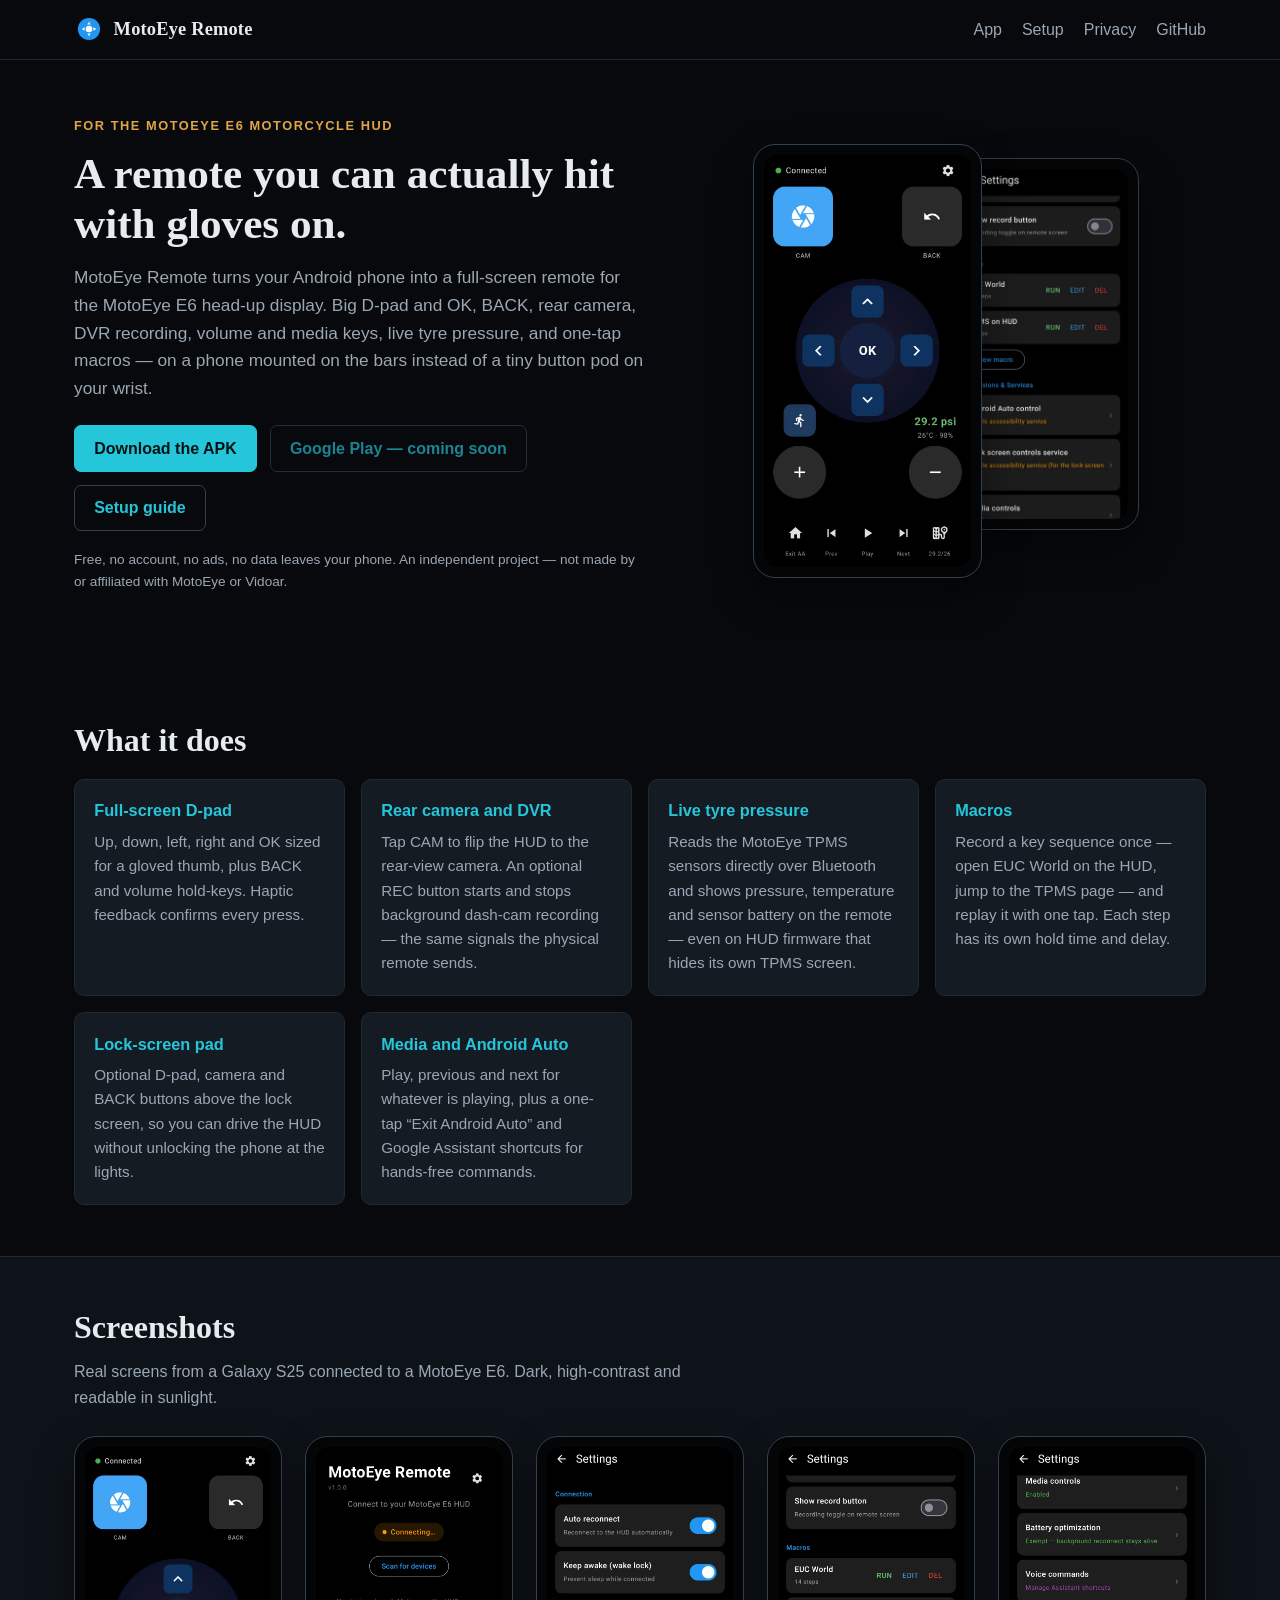
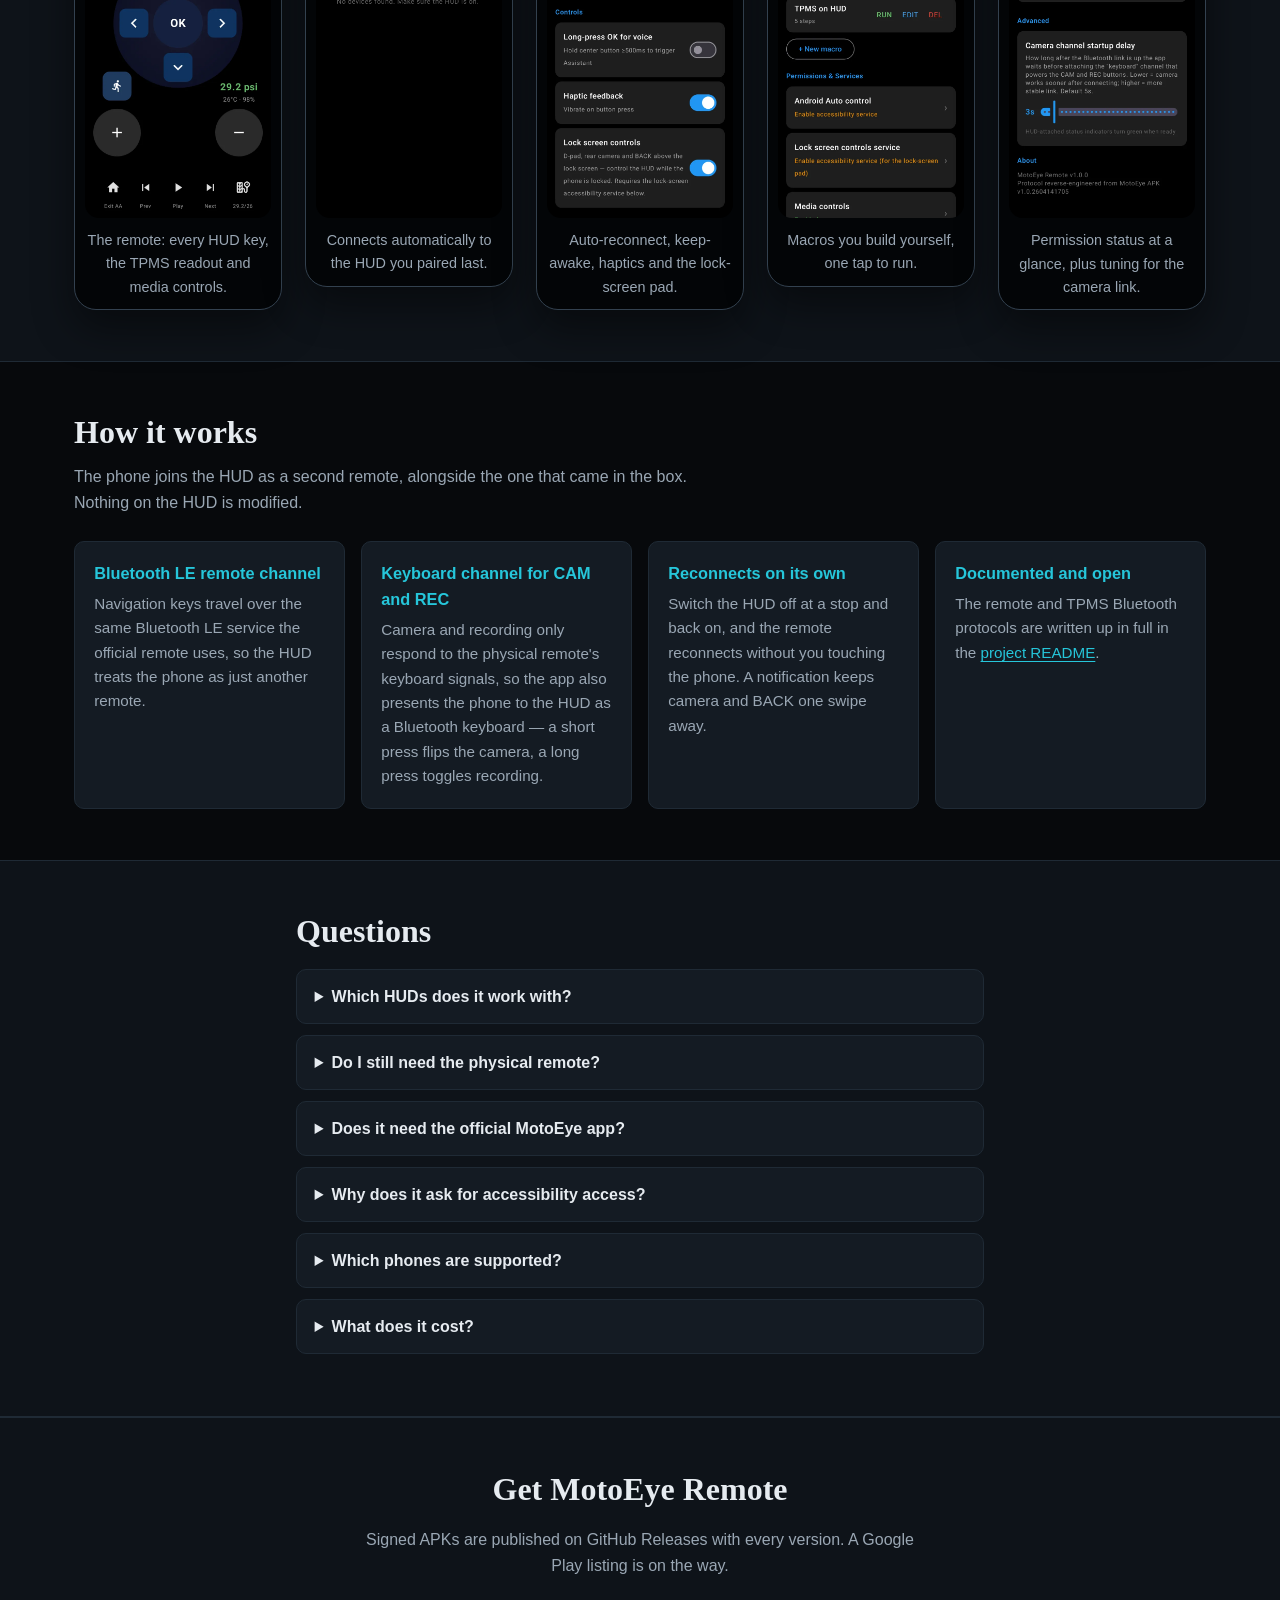
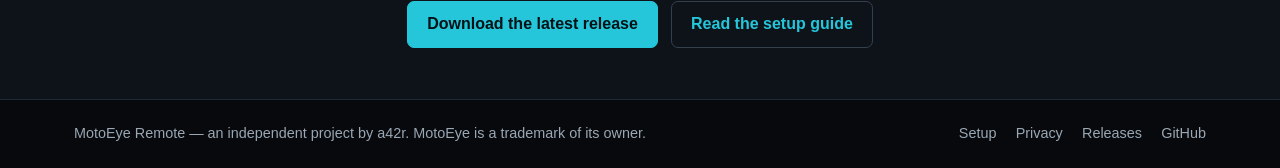
<file: website/index.html>
<!DOCTYPE html>
<html lang="en">
<head>
<meta charset="utf-8">
<meta name="viewport" content="width=device-width, initial-scale=1">
<title>MotoEye Remote — full-screen phone remote for the MotoEye E6 HUD</title>
<meta name="description" content="Free Android remote for the MotoEye E6 motorcycle HUD. A big, glove-friendly D-pad plus rear camera, DVR, live tyre pressure (TPMS), media keys and macros.">
<link rel="canonical" href="https://motoeye-remote.a42r.com/">
<meta name="theme-color" content="#07090c">
<meta property="og:type" content="website">
<meta property="og:site_name" content="MotoEye Remote">
<meta property="og:locale" content="en_AU">
<meta property="og:title" content="MotoEye Remote — full-screen phone remote for the MotoEye E6 HUD">
<meta property="og:description" content="Turn your phone into a big, glove-friendly remote for the MotoEye E6 motorcycle HUD: D-pad, rear camera, DVR, live TPMS, media keys and macros.">
<meta property="og:url" content="https://motoeye-remote.a42r.com/">
<meta property="og:image" content="https://motoeye-remote.a42r.com/images/og-image.jpg">
<meta property="og:image:width" content="1200">
<meta property="og:image:height" content="630">
<meta property="og:image:alt" content="MotoEye Remote app icon beside the connected remote screen with D-pad, camera button and a 29.2 psi tyre pressure readout.">
<meta name="twitter:card" content="summary_large_image">
<link rel="icon" href="favicon.ico" sizes="16x16 32x32 48x48">
<link rel="icon" href="favicon.svg" type="image/svg+xml">
<link rel="apple-touch-icon" href="apple-touch-icon.png">
<link rel="manifest" href="site.webmanifest">
<link rel="preload" as="image" href="images/remote.webp" type="image/webp">
<script type="application/ld+json">
{
  "@context": "https://schema.org",
  "@graph": [
    {
      "@type": "WebSite",
      "@id": "https://motoeye-remote.a42r.com/#website",
      "url": "https://motoeye-remote.a42r.com/",
      "name": "MotoEye Remote",
      "inLanguage": "en-AU",
      "publisher": { "@id": "https://www.a42r.com/#person" }
    },
    {
      "@type": "Person",
      "@id": "https://www.a42r.com/#person",
      "name": "Phil Gersekowski",
      "url": "https://www.a42r.com/"
    },
    {
      "@type": "MobileApplication",
      "@id": "https://motoeye-remote.a42r.com/#app",
      "name": "MotoEye Remote",
      "operatingSystem": "Android 8.0 or later",
      "applicationCategory": "UtilitiesApplication",
      "description": "Full-screen, glove-friendly Android remote for the MotoEye E6 motorcycle HUD: D-pad and OK, BACK, rear camera, DVR recording, volume, media keys, live tyre pressure (TPMS) and key macros.",
      "url": "https://motoeye-remote.a42r.com/",
      "image": "https://motoeye-remote.a42r.com/images/icon-512.png",
      "screenshot": [
        "https://motoeye-remote.a42r.com/images/remote.webp",
        "https://motoeye-remote.a42r.com/images/settings-macros.webp",
        "https://motoeye-remote.a42r.com/images/settings-controls.webp"
      ],
      "softwareVersion": "1.1.0",
      "downloadUrl": "https://github.com/githuba42r/MotoEyeRemote/releases/latest",
      "isAccessibleForFree": true,
      "offers": { "@type": "Offer", "price": "0", "priceCurrency": "AUD" },
      "author": { "@id": "https://www.a42r.com/#person" },
      "sameAs": ["https://github.com/githuba42r/MotoEyeRemote"]
    }
  ]
}
</script>
<link rel="stylesheet" href="styles.css">
</head>
<body>
<a class="skip-link" href="#main">Skip to content</a>

<header class="site-head">
  <div class="wrap head-row">
    <a class="brand" href="/" aria-label="MotoEye Remote home">
      <img class="brand-mark" src="images/logo.svg" alt="" width="30" height="30">
      <span class="brand-name">MotoEye Remote</span>
    </a>
    <nav class="head-nav" aria-label="Main">
      <a href="/" aria-current="page">App</a>
      <a href="/setup">Setup</a>
      <a href="/privacy">Privacy</a>
      <a href="https://github.com/githuba42r/MotoEyeRemote">GitHub</a>
    </nav>
  </div>
</header>

<main id="main">

  <section class="hero">
    <div class="wrap hero-grid">
      <div class="hero-copy">
        <p class="kicker">For the MotoEye E6 motorcycle HUD</p>
        <h1>A remote you can actually hit with gloves on.</h1>
        <p class="lede">MotoEye Remote turns your Android phone into a full-screen
        remote for the MotoEye E6 head-up display. Big D-pad and OK, BACK, rear
        camera, DVR recording, volume and media keys, live tyre pressure, and
        one-tap macros — on a phone mounted on the bars instead of a tiny button
        pod on your wrist.</p>
        <div class="cta-row">
          <a class="btn" href="https://github.com/githuba42r/MotoEyeRemote/releases/latest">Download the APK</a>
          <span class="btn btn-ghost btn-soon" aria-disabled="true">Google Play — coming soon</span>
          <a class="btn btn-ghost" href="/setup">Setup guide</a>
        </div>
        <p class="unofficial">Free, no account, no ads, no data leaves your phone.
        An independent project — not made by or affiliated with MotoEye or Vidoar.</p>
      </div>
      <div class="hero-shots">
        <figure class="frame phone">
          <img src="images/remote.webp" alt="MotoEye Remote connected to the HUD: large CAM and BACK buttons, a circular D-pad with OK, volume plus and minus, media keys and a live tyre pressure readout of 29.2 psi at 26 °C." width="720" height="1433" fetchpriority="high">
        </figure>
        <figure class="frame phone phone-behind">
          <img src="images/settings-macros.webp" alt="Settings screen listing saved macros such as EUC World and TPMS on HUD, each with Run, Edit and Delete buttons." width="720" height="1433">
        </figure>
      </div>
    </div>
  </section>

  <section id="features" class="band">
    <div class="wrap">
      <h2>What it does</h2>
      <div class="feature-grid">
        <article class="card">
          <h3>Full-screen D-pad</h3>
          <p>Up, down, left, right and OK sized for a gloved thumb, plus BACK and
          volume hold-keys. Haptic feedback confirms every press.</p>
        </article>
        <article class="card">
          <h3>Rear camera and DVR</h3>
          <p>Tap CAM to flip the HUD to the rear-view camera. An optional REC
          button starts and stops background dash-cam recording — the same
          signals the physical remote sends.</p>
        </article>
        <article class="card">
          <h3>Live tyre pressure</h3>
          <p>Reads the MotoEye TPMS sensors directly over Bluetooth and shows
          pressure, temperature and sensor battery on the remote — even on HUD
          firmware that hides its own TPMS screen.</p>
        </article>
        <article class="card">
          <h3>Macros</h3>
          <p>Record a key sequence once — open EUC World on the HUD, jump to the
          TPMS page — and replay it with one tap. Each step has its own hold time
          and delay.</p>
        </article>
        <article class="card">
          <h3>Lock-screen pad</h3>
          <p>Optional D-pad, camera and BACK buttons above the lock screen, so you
          can drive the HUD without unlocking the phone at the lights.</p>
        </article>
        <article class="card">
          <h3>Media and Android Auto</h3>
          <p>Play, previous and next for whatever is playing, plus a one-tap
          “Exit Android Auto” and Google Assistant shortcuts for hands-free
          commands.</p>
        </article>
      </div>
    </div>
  </section>

  <section class="band band-alt">
    <div class="wrap">
      <h2 id="screens">Screenshots</h2>
      <p class="section-lede">Real screens from a Galaxy S25 connected to a
      MotoEye E6. Dark, high-contrast and readable in sunlight.</p>
      <div class="shot-row">
        <figure class="frame phone">
          <img src="images/remote.webp" alt="Main remote screen with CAM, BACK, D-pad, OK, volume, media keys and a tyre pressure readout." width="720" height="1433" loading="lazy" decoding="async">
          <figcaption>The remote: every HUD key, the TPMS readout and media controls.</figcaption>
        </figure>
        <figure class="frame phone">
          <img src="images/connect.webp" alt="Connect screen showing MotoEye Remote v1.0.0, a Connecting status and a Scan for devices button." width="720" height="1433" loading="lazy" decoding="async">
          <figcaption>Connects automatically to the HUD you paired last.</figcaption>
        </figure>
        <figure class="frame phone">
          <img src="images/settings-controls.webp" alt="Settings: auto reconnect, keep awake, long-press OK for voice, haptic feedback and lock screen controls toggles." width="720" height="1433" loading="lazy" decoding="async">
          <figcaption>Auto-reconnect, keep-awake, haptics and the lock-screen pad.</figcaption>
        </figure>
        <figure class="frame phone">
          <img src="images/settings-macros.webp" alt="Macro list with Run, Edit and Delete for each macro and a New macro button, above the permissions section." width="720" height="1433" loading="lazy" decoding="async">
          <figcaption>Macros you build yourself, one tap to run.</figcaption>
        </figure>
        <figure class="frame phone">
          <img src="images/settings-services.webp" alt="Settings for media controls, battery optimisation exemption, voice commands and the camera channel startup delay slider." width="720" height="1433" loading="lazy" decoding="async">
          <figcaption>Permission status at a glance, plus tuning for the camera link.</figcaption>
        </figure>
      </div>
    </div>
  </section>

  <section class="band">
    <div class="wrap">
      <h2>How it works</h2>
      <p class="section-lede">The phone joins the HUD as a second remote,
      alongside the one that came in the box. Nothing on the HUD is modified.</p>
      <div class="feature-grid">
        <article class="card">
          <h3>Bluetooth LE remote channel</h3>
          <p>Navigation keys travel over the same Bluetooth LE service the
          official remote uses, so the HUD treats the phone as just another
          remote.</p>
        </article>
        <article class="card">
          <h3>Keyboard channel for CAM and REC</h3>
          <p>Camera and recording only respond to the physical remote's keyboard
          signals, so the app also presents the phone to the HUD as a Bluetooth
          keyboard — a short press flips the camera, a long press toggles
          recording.</p>
        </article>
        <article class="card">
          <h3>Reconnects on its own</h3>
          <p>Switch the HUD off at a stop and back on, and the remote reconnects
          without you touching the phone. A notification keeps camera and BACK
          one swipe away.</p>
        </article>
        <article class="card">
          <h3>Documented and open</h3>
          <p>The remote and TPMS Bluetooth protocols are written up in full in the
          <a href="https://github.com/githuba42r/MotoEyeRemote#reconstructing-the-remote-protocol">project README</a>.</p>
        </article>
      </div>
    </div>
  </section>

  <section class="band band-alt">
    <div class="wrap faq">
      <h2>Questions</h2>
      <details>
        <summary>Which HUDs does it work with?</summary>
        <p>It is built and tested on the MotoEye E6. Other Vidoar-based MotoEye
        HUDs use the same remote protocol and may work, but are untested.</p>
      </details>
      <details>
        <summary>Do I still need the physical remote?</summary>
        <p>No. The phone pairs as a second remote, so you can use either — keep
        the original as a backup.</p>
      </details>
      <details>
        <summary>Does it need the official MotoEye app?</summary>
        <p>No. MotoEye Remote talks to the HUD directly over Bluetooth. You can
        keep the official app installed for firmware updates and settings.</p>
      </details>
      <details>
        <summary>Why does it ask for accessibility access?</summary>
        <p>Only for two optional features: showing the remote pad on the lock
        screen and the “Exit Android Auto” button. The services cannot read
        what's on your screen. The <a href="/setup#permissions">setup
        guide</a> explains every permission.</p>
      </details>
      <details>
        <summary>Which phones are supported?</summary>
        <p>Any Android phone running Android 8.0 or later with Bluetooth LE.</p>
      </details>
      <details>
        <summary>What does it cost?</summary>
        <p>Nothing. No ads, no in-app purchases, no account.</p>
      </details>
    </div>
  </section>

  <section class="band band-cta">
    <div class="wrap cta-block">
      <h2>Get MotoEye Remote</h2>
      <p>Signed APKs are published on GitHub Releases with every version. A
      Google Play listing is on the way.</p>
      <div class="cta-row">
        <a class="btn" href="https://github.com/githuba42r/MotoEyeRemote/releases/latest">Download the latest release</a>
        <a class="btn btn-ghost" href="/setup">Read the setup guide</a>
      </div>
    </div>
  </section>

</main>

<footer class="site-foot">
  <div class="wrap foot-row">
    <span>MotoEye Remote — an independent project by <a href="https://www.a42r.com/">a42r</a>. MotoEye is a trademark of its owner.</span>
    <nav aria-label="Footer">
      <a href="/setup">Setup</a>
      <a href="/privacy">Privacy</a>
      <a href="https://github.com/githuba42r/MotoEyeRemote/releases/latest">Releases</a>
      <a href="https://github.com/githuba42r/MotoEyeRemote">GitHub</a>
    </nav>
  </div>
</footer>

</body>
</html>
</file>
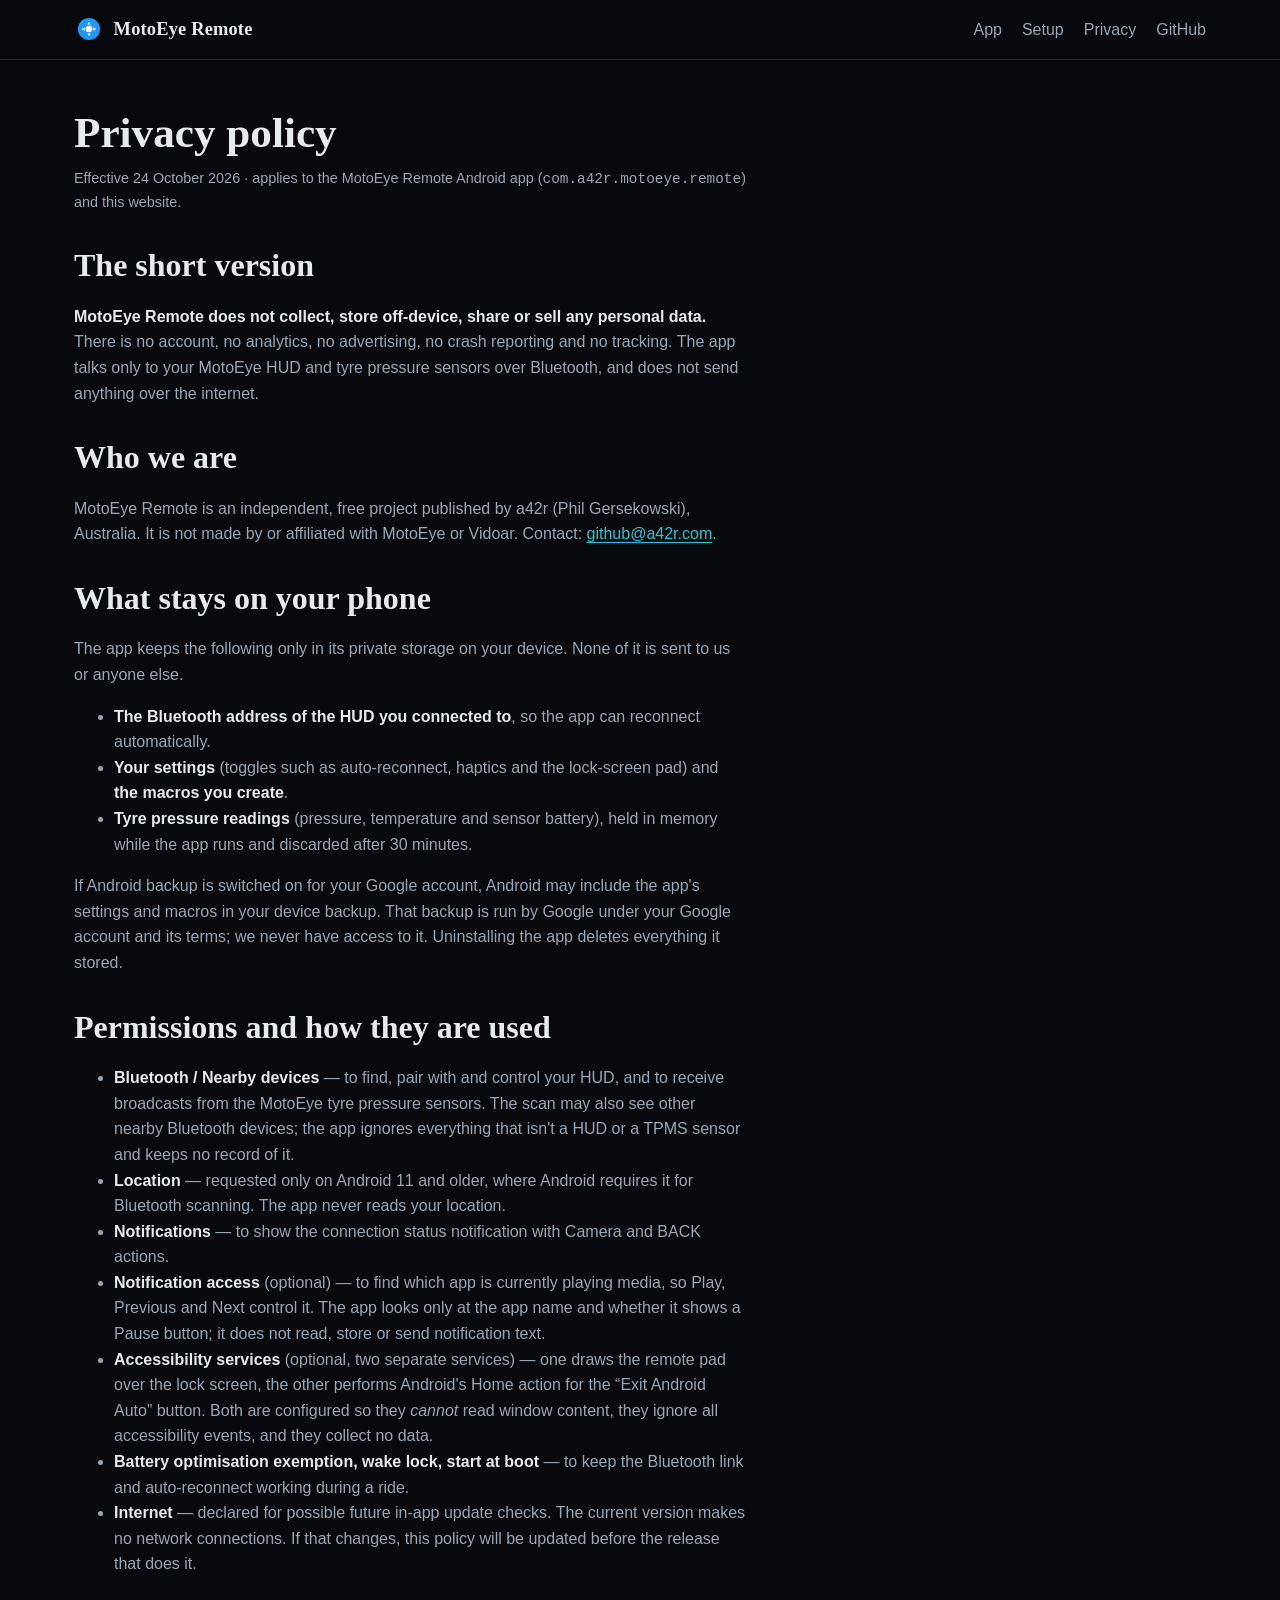
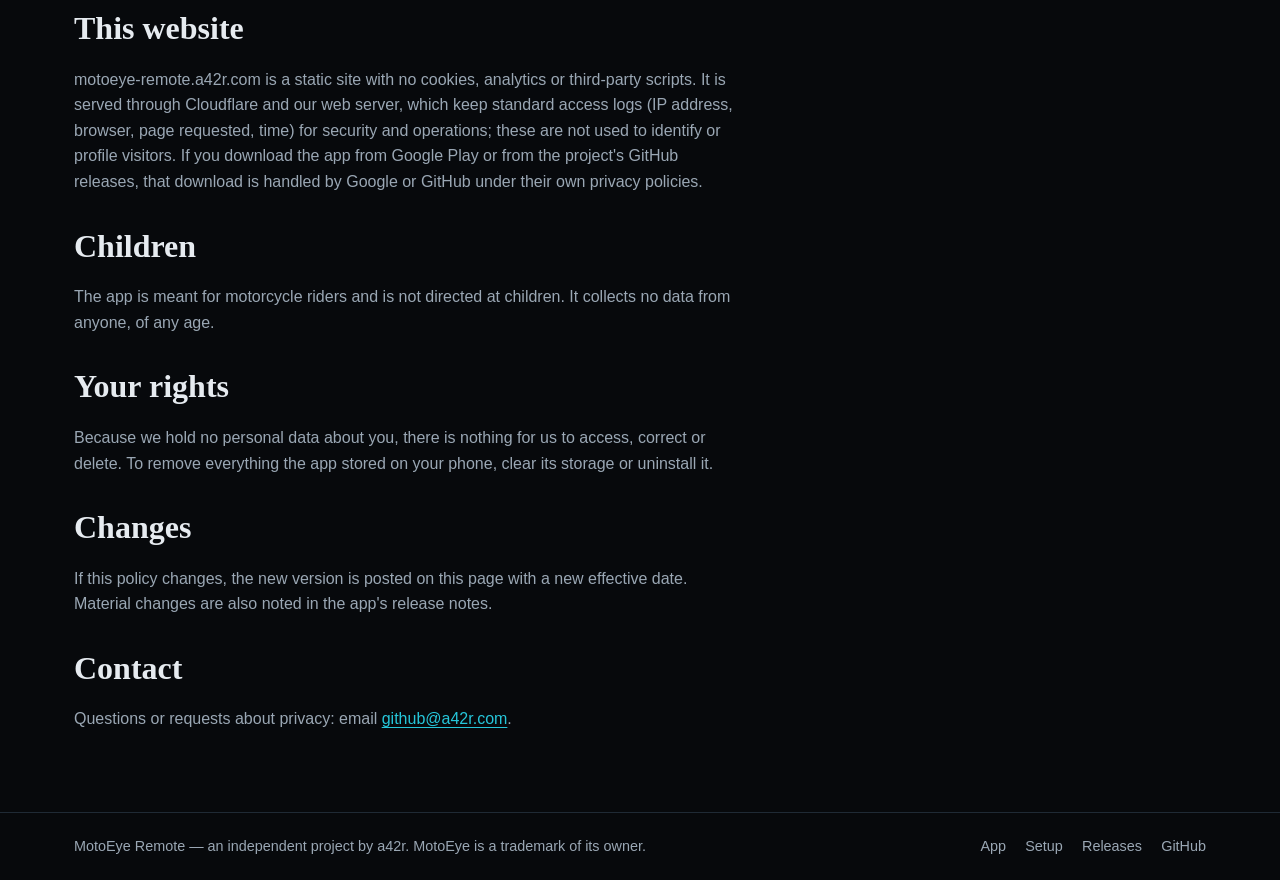
<file: website/privacy.html>
<!DOCTYPE html>
<html lang="en">
<head>
<meta charset="utf-8">
<meta name="viewport" content="width=device-width, initial-scale=1">
<title>Privacy policy — MotoEye Remote</title>
<meta name="description" content="MotoEye Remote collects no personal data: no account, analytics or ads, and nothing leaves your phone. How Bluetooth and accessibility access are used.">
<link rel="canonical" href="https://motoeye-remote.a42r.com/privacy">
<meta name="theme-color" content="#07090c">
<meta property="og:type" content="article">
<meta property="og:site_name" content="MotoEye Remote">
<meta property="og:locale" content="en_AU">
<meta property="og:title" content="Privacy policy — MotoEye Remote">
<meta property="og:description" content="No account, no analytics, no ads, and nothing is sent off your phone.">
<meta property="og:url" content="https://motoeye-remote.a42r.com/privacy">
<meta property="og:image" content="https://motoeye-remote.a42r.com/images/og-image.jpg">
<meta name="twitter:card" content="summary_large_image">
<link rel="icon" href="favicon.ico" sizes="16x16 32x32 48x48">
<link rel="icon" href="favicon.svg" type="image/svg+xml">
<link rel="apple-touch-icon" href="apple-touch-icon.png">
<link rel="manifest" href="site.webmanifest">
<link rel="stylesheet" href="styles.css">
</head>
<body>
<a class="skip-link" href="#main">Skip to content</a>

<header class="site-head">
  <div class="wrap head-row">
    <a class="brand" href="/" aria-label="MotoEye Remote home">
      <img class="brand-mark" src="images/logo.svg" alt="" width="30" height="30">
      <span class="brand-name">MotoEye Remote</span>
    </a>
    <nav class="head-nav" aria-label="Main">
      <a href="/">App</a>
      <a href="/setup">Setup</a>
      <a href="/privacy" aria-current="page">Privacy</a>
      <a href="https://github.com/githuba42r/MotoEyeRemote">GitHub</a>
    </nav>
  </div>
</header>

<main id="main">
  <div class="wrap">
    <article class="prose">
      <h1>Privacy policy</h1>
      <p class="updated">Effective 24 October 2026 · applies to the MotoEye Remote
      Android app (<code>com.a42r.motoeye.remote</code>) and this website.</p>

      <h2>The short version</h2>
      <p><strong>MotoEye Remote does not collect, store off-device, share or sell
      any personal data.</strong> There is no account, no analytics, no
      advertising, no crash reporting and no tracking. The app talks only to your
      MotoEye HUD and tyre pressure sensors over Bluetooth, and does not send
      anything over the internet.</p>

      <h2>Who we are</h2>
      <p>MotoEye Remote is an independent, free project published by a42r (Phil
      Gersekowski), Australia. It is not made by or affiliated with MotoEye or
      Vidoar. Contact: <!--email_off--><a href="mailto:github@a42r.com">github@a42r.com</a><!--/email_off-->.</p>

      <h2>What stays on your phone</h2>
      <p>The app keeps the following only in its private storage on your device.
      None of it is sent to us or anyone else.</p>
      <ul>
        <li><strong>The Bluetooth address of the HUD you connected to</strong>, so
        the app can reconnect automatically.</li>
        <li><strong>Your settings</strong> (toggles such as auto-reconnect, haptics
        and the lock-screen pad) and <strong>the macros you create</strong>.</li>
        <li><strong>Tyre pressure readings</strong> (pressure, temperature and
        sensor battery), held in memory while the app runs and discarded after
        30 minutes.</li>
      </ul>
      <p>If Android backup is switched on for your Google account, Android may
      include the app's settings and macros in your device backup. That backup
      is run by Google under your Google account and its terms; we never have
      access to it. Uninstalling the app deletes everything it stored.</p>

      <h2>Permissions and how they are used</h2>
      <ul>
        <li><strong>Bluetooth / Nearby devices</strong> — to find, pair with and
        control your HUD, and to receive broadcasts from the MotoEye tyre pressure
        sensors. The scan may also see other nearby Bluetooth devices; the app
        ignores everything that isn't a HUD or a TPMS sensor and keeps no record
        of it.</li>
        <li><strong>Location</strong> — requested only on Android 11 and older,
        where Android requires it for Bluetooth scanning. The app never reads
        your location.</li>
        <li><strong>Notifications</strong> — to show the connection status
        notification with Camera and BACK actions.</li>
        <li><strong>Notification access</strong> (optional) — to find which app is
        currently playing media, so Play, Previous and Next control it. The app
        looks only at the app name and whether it shows a Pause button; it does
        not read, store or send notification text.</li>
        <li><strong>Accessibility services</strong> (optional, two separate
        services) — one draws the remote pad over the lock screen, the other
        performs Android's Home action for the “Exit Android Auto” button. Both
        are configured so they <em>cannot</em> read window content, they ignore
        all accessibility events, and they collect no data.</li>
        <li><strong>Battery optimisation exemption, wake lock, start at
        boot</strong> — to keep the Bluetooth link and auto-reconnect working
        during a ride.</li>
        <li><strong>Internet</strong> — declared for possible future in-app update
        checks. The current version makes no network connections. If that
        changes, this policy will be updated before the release that does
        it.</li>
      </ul>

      <h2>This website</h2>
      <p>motoeye-remote.a42r.com is a static site with no cookies, analytics or
      third-party scripts. It is served through Cloudflare and our web server,
      which keep standard access logs (IP address, browser, page requested,
      time) for security and operations; these are not used to identify or
      profile visitors. If you download the app from Google Play or from the
      project's GitHub releases, that download is handled by Google or GitHub
      under their own privacy policies.</p>

      <h2>Children</h2>
      <p>The app is meant for motorcycle riders and is not directed at children.
      It collects no data from anyone, of any age.</p>

      <h2>Your rights</h2>
      <p>Because we hold no personal data about you, there is nothing for us to
      access, correct or delete. To remove everything the app stored on your
      phone, clear its storage or uninstall it.</p>

      <h2>Changes</h2>
      <p>If this policy changes, the new version is posted on this page with a
      new effective date. Material changes are also noted in the app's release
      notes.</p>

      <h2>Contact</h2>
      <p>Questions or requests about privacy: email
      <!--email_off--><a href="mailto:github@a42r.com">github@a42r.com</a><!--/email_off-->.</p>
    </article>
  </div>
</main>

<footer class="site-foot">
  <div class="wrap foot-row">
    <span>MotoEye Remote — an independent project by <a href="https://www.a42r.com/">a42r</a>. MotoEye is a trademark of its owner.</span>
    <nav aria-label="Footer">
      <a href="/">App</a>
      <a href="/setup">Setup</a>
      <a href="https://github.com/githuba42r/MotoEyeRemote/releases/latest">Releases</a>
      <a href="https://github.com/githuba42r/MotoEyeRemote">GitHub</a>
    </nav>
  </div>
</footer>

</body>
</html>
</file>
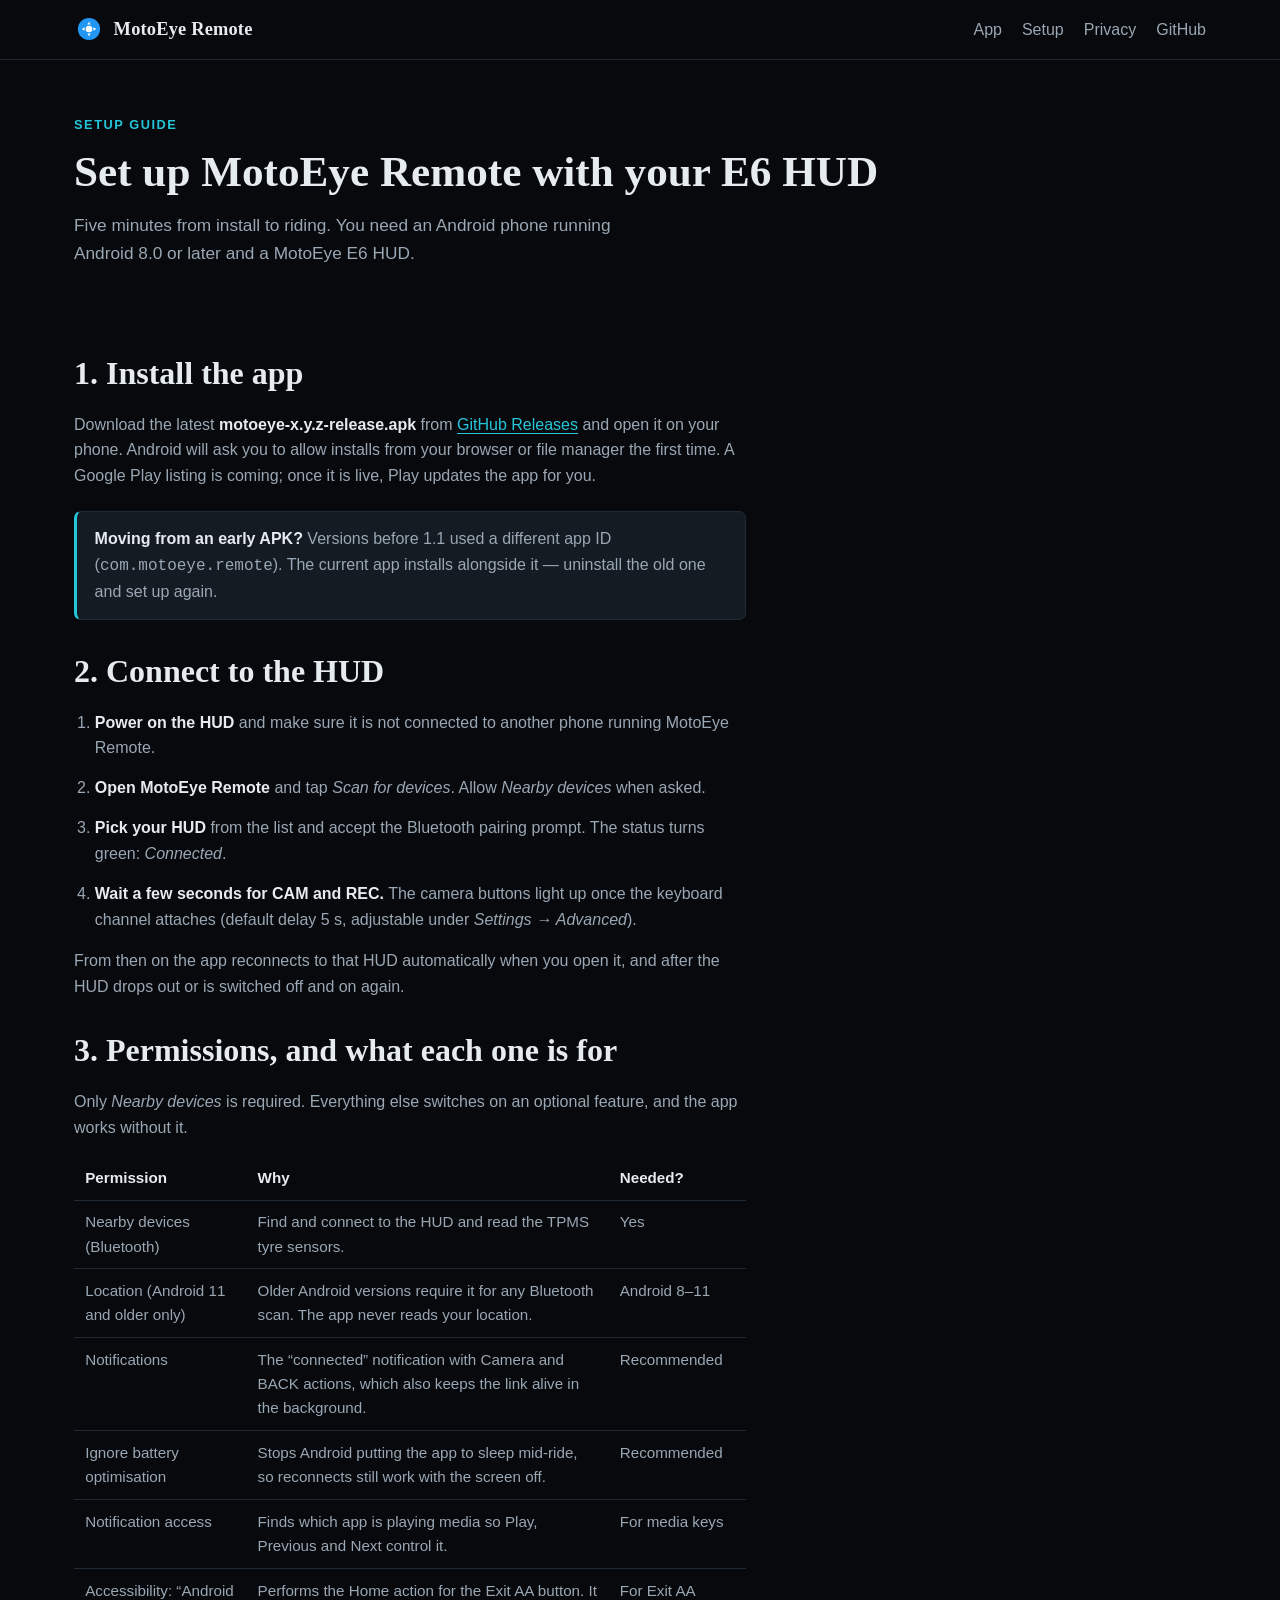
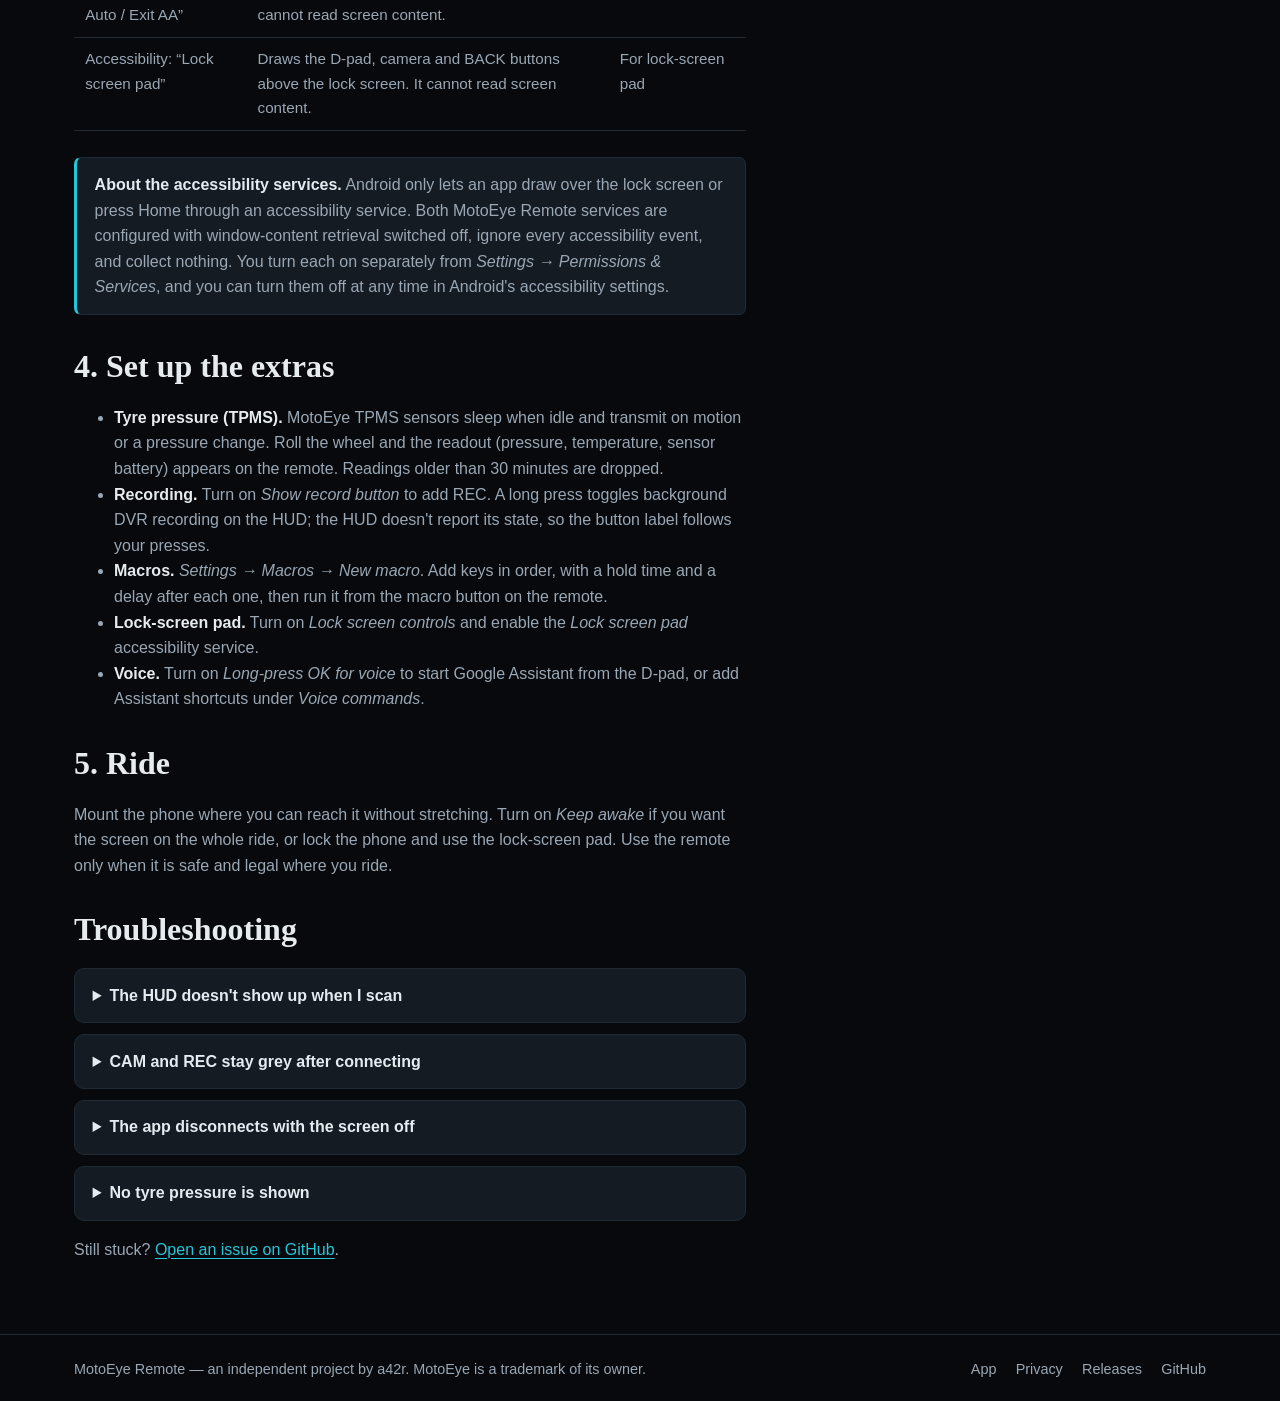
<file: website/setup.html>
<!DOCTYPE html>
<html lang="en">
<head>
<meta charset="utf-8">
<meta name="viewport" content="width=device-width, initial-scale=1">
<title>MotoEye E6 HUD remote setup — MotoEye Remote</title>
<meta name="description" content="Install MotoEye Remote, pair your phone with a MotoEye E6 HUD, set up camera, DVR and TPMS, and see what each permission is for. With troubleshooting.">
<link rel="canonical" href="https://motoeye-remote.a42r.com/setup">
<meta name="theme-color" content="#07090c">
<meta property="og:type" content="article">
<meta property="og:site_name" content="MotoEye Remote">
<meta property="og:locale" content="en_AU">
<meta property="og:title" content="Set up MotoEye Remote with your MotoEye E6 HUD">
<meta property="og:description" content="Install, pair with the HUD, enable camera, DVR and TPMS, and what each permission is for.">
<meta property="og:url" content="https://motoeye-remote.a42r.com/setup">
<meta property="og:image" content="https://motoeye-remote.a42r.com/images/og-image.jpg">
<meta property="og:image:width" content="1200">
<meta property="og:image:height" content="630">
<meta name="twitter:card" content="summary_large_image">
<link rel="icon" href="favicon.ico" sizes="16x16 32x32 48x48">
<link rel="icon" href="favicon.svg" type="image/svg+xml">
<link rel="apple-touch-icon" href="apple-touch-icon.png">
<link rel="manifest" href="site.webmanifest">
<script type="application/ld+json">
{
  "@context": "https://schema.org",
  "@graph": [
    {
      "@type": "HowTo",
      "name": "Set up MotoEye Remote with a MotoEye E6 HUD",
      "description": "Install MotoEye Remote on an Android phone and pair it with a MotoEye E6 motorcycle HUD as a second remote.",
      "tool": [{ "@type": "HowToTool", "name": "Android phone with Bluetooth LE (Android 8.0 or later)" }, { "@type": "HowToTool", "name": "MotoEye E6 HUD" }],
      "step": [
        { "@type": "HowToStep", "name": "Install the app", "url": "https://motoeye-remote.a42r.com/setup#install", "text": "Download the latest signed APK from GitHub Releases and install it." },
        { "@type": "HowToStep", "name": "Connect to the HUD", "url": "https://motoeye-remote.a42r.com/setup#connect", "text": "Power on the HUD, open the app, tap Scan for devices and choose your HUD. Accept the Bluetooth pairing request." },
        { "@type": "HowToStep", "name": "Allow permissions", "url": "https://motoeye-remote.a42r.com/setup#permissions", "text": "Allow Nearby devices and notifications, and optionally battery optimisation exemption, notification access and the accessibility services." },
        { "@type": "HowToStep", "name": "Mount and ride", "url": "https://motoeye-remote.a42r.com/setup#ride", "text": "Mount the phone, keep the app open or use the lock-screen pad, and ride." }
      ]
    },
    {
      "@type": "BreadcrumbList",
      "itemListElement": [
        { "@type": "ListItem", "position": 1, "name": "MotoEye Remote", "item": "https://motoeye-remote.a42r.com/" },
        { "@type": "ListItem", "position": 2, "name": "Setup", "item": "https://motoeye-remote.a42r.com/setup" }
      ]
    }
  ]
}
</script>
<link rel="stylesheet" href="styles.css">
</head>
<body>
<a class="skip-link" href="#main">Skip to content</a>

<header class="site-head">
  <div class="wrap head-row">
    <a class="brand" href="/" aria-label="MotoEye Remote home">
      <img class="brand-mark" src="images/logo.svg" alt="" width="30" height="30">
      <span class="brand-name">MotoEye Remote</span>
    </a>
    <nav class="head-nav" aria-label="Main">
      <a href="/">App</a>
      <a href="/setup" aria-current="page">Setup</a>
      <a href="/privacy">Privacy</a>
      <a href="https://github.com/githuba42r/MotoEyeRemote">GitHub</a>
    </nav>
  </div>
</header>

<main id="main">
  <div class="wrap">
    <section class="page-hero">
      <span class="eyebrow">Setup guide</span>
      <h1>Set up MotoEye Remote with your E6 HUD</h1>
      <p class="lede">Five minutes from install to riding. You need an Android
      phone running Android 8.0 or later and a MotoEye E6 HUD.</p>
    </section>

    <div class="page-body prose">

      <h2 id="install">1. Install the app</h2>
      <p>Download the latest <strong>motoeye-x.y.z-release.apk</strong> from
      <a href="https://github.com/githuba42r/MotoEyeRemote/releases/latest">GitHub
      Releases</a> and open it on your phone. Android will ask you to allow
      installs from your browser or file manager the first time. A Google Play
      listing is coming; once it is live, Play updates the app for you.</p>
      <div class="note">
        <p><strong>Moving from an early APK?</strong> Versions before 1.1 used a
        different app ID (<code>com.motoeye.remote</code>). The current app
        installs alongside it — uninstall the old one and set up again.</p>
      </div>

      <h2 id="connect">2. Connect to the HUD</h2>
      <ol class="step-list">
        <li><strong>Power on the HUD</strong> and make sure it is not connected to
        another phone running MotoEye Remote.</li>
        <li><strong>Open MotoEye Remote</strong> and tap <em>Scan for
        devices</em>. Allow <em>Nearby devices</em> when asked.</li>
        <li><strong>Pick your HUD</strong> from the list and accept the Bluetooth
        pairing prompt. The status turns green: <em>Connected</em>.</li>
        <li><strong>Wait a few seconds for CAM and REC.</strong> The camera
        buttons light up once the keyboard channel attaches (default delay 5 s,
        adjustable under <em>Settings → Advanced</em>).</li>
      </ol>
      <p>From then on the app reconnects to that HUD automatically when you open
      it, and after the HUD drops out or is switched off and on again.</p>

      <h2 id="permissions">3. Permissions, and what each one is for</h2>
      <p>Only <em>Nearby devices</em> is required. Everything else switches on
      an optional feature, and the app works without it.</p>
      <div class="table-scroll">
        <table class="perm-table">
          <thead>
            <tr><th scope="col">Permission</th><th scope="col">Why</th><th scope="col">Needed?</th></tr>
          </thead>
          <tbody>
            <tr><td>Nearby devices (Bluetooth)</td><td>Find and connect to the HUD and read the TPMS tyre sensors.</td><td>Yes</td></tr>
            <tr><td>Location (Android 11 and older only)</td><td>Older Android versions require it for any Bluetooth scan. The app never reads your location.</td><td>Android 8–11</td></tr>
            <tr><td>Notifications</td><td>The “connected” notification with Camera and BACK actions, which also keeps the link alive in the background.</td><td>Recommended</td></tr>
            <tr><td>Ignore battery optimisation</td><td>Stops Android putting the app to sleep mid-ride, so reconnects still work with the screen off.</td><td>Recommended</td></tr>
            <tr><td>Notification access</td><td>Finds which app is playing media so Play, Previous and Next control it.</td><td>For media keys</td></tr>
            <tr><td>Accessibility: “Android Auto / Exit AA”</td><td>Performs the Home action for the Exit AA button. It cannot read screen content.</td><td>For Exit AA</td></tr>
            <tr><td>Accessibility: “Lock screen pad”</td><td>Draws the D-pad, camera and BACK buttons above the lock screen. It cannot read screen content.</td><td>For lock-screen pad</td></tr>
          </tbody>
        </table>
      </div>
      <div class="note">
        <p><strong>About the accessibility services.</strong> Android only lets an
        app draw over the lock screen or press Home through an accessibility
        service. Both MotoEye Remote services are configured with window-content
        retrieval switched off, ignore every accessibility event, and collect
        nothing. You turn each on separately from <em>Settings → Permissions &amp;
        Services</em>, and you can turn them off at any time in Android's
        accessibility settings.</p>
      </div>

      <h2 id="features">4. Set up the extras</h2>
      <ul>
        <li><strong>Tyre pressure (TPMS).</strong> MotoEye TPMS sensors sleep when
        idle and transmit on motion or a pressure change. Roll the wheel and the
        readout (pressure, temperature, sensor battery) appears on the remote.
        Readings older than 30 minutes are dropped.</li>
        <li><strong>Recording.</strong> Turn on <em>Show record button</em> to add
        REC. A long press toggles background DVR recording on the HUD; the HUD
        doesn't report its state, so the button label follows your presses.</li>
        <li><strong>Macros.</strong> <em>Settings → Macros → New macro</em>. Add
        keys in order, with a hold time and a delay after each one, then run it
        from the macro button on the remote.</li>
        <li><strong>Lock-screen pad.</strong> Turn on <em>Lock screen
        controls</em> and enable the <em>Lock screen pad</em> accessibility
        service.</li>
        <li><strong>Voice.</strong> Turn on <em>Long-press OK for voice</em> to
        start Google Assistant from the D-pad, or add Assistant shortcuts under
        <em>Voice commands</em>.</li>
      </ul>

      <h2 id="ride">5. Ride</h2>
      <p>Mount the phone where you can reach it without stretching. Turn on
      <em>Keep awake</em> if you want the screen on the whole ride, or lock the
      phone and use the lock-screen pad. Use the remote only when it is safe and
      legal where you ride.</p>

      <h2 id="troubleshooting">Troubleshooting</h2>
      <div class="faq">
        <details>
          <summary>The HUD doesn't show up when I scan</summary>
          <p>Check that Bluetooth and Nearby devices are allowed, then
          power-cycle the HUD and scan again straight away. If another phone is
          connected to the HUD as a remote, close MotoEye Remote there
          first.</p>
        </details>
        <details>
          <summary>CAM and REC stay grey after connecting</summary>
          <p>They need the second (keyboard) channel. Wait for the startup delay,
          or raise it under <em>Settings → Advanced → Camera channel startup
          delay</em> if the link drops when the channel attaches.</p>
        </details>
        <details>
          <summary>The app disconnects with the screen off</summary>
          <p>Allow <em>Ignore battery optimisation</em> and keep the notification
          enabled. Some phones (Samsung, Xiaomi) also need the app set to
          “Unrestricted” battery use.</p>
        </details>
        <details>
          <summary>No tyre pressure is shown</summary>
          <p>The sensors only broadcast while the wheel moves or shortly after.
          Ride a few metres and the reading appears.</p>
        </details>
      </div>

      <p>Still stuck? <a href="https://github.com/githuba42r/MotoEyeRemote/issues">Open
      an issue on GitHub</a>.</p>
    </div>
  </div>
</main>

<footer class="site-foot">
  <div class="wrap foot-row">
    <span>MotoEye Remote — an independent project by <a href="https://www.a42r.com/">a42r</a>. MotoEye is a trademark of its owner.</span>
    <nav aria-label="Footer">
      <a href="/">App</a>
      <a href="/privacy">Privacy</a>
      <a href="https://github.com/githuba42r/MotoEyeRemote/releases/latest">Releases</a>
      <a href="https://github.com/githuba42r/MotoEyeRemote">GitHub</a>
    </nav>
  </div>
</footer>

</body>
</html>
</file>
<file: website/styles.css>
/* MotoEye Remote project site.
   Structure follows the Destination ETA / PEV PlugShare project sites;
   identity is its own: HUD-black ink, the app cyan, the icon blue. */

:root {
  color-scheme: dark;
  --ink: #07090c;
  --surface: #0e1319;
  --surface-2: #141b23;
  --line: #1f2a35;
  --line-strong: #33414f;
  --text: #e6ebf0;
  --muted: #9aa7b4;
  --hud: #26c6da;
  --hud-strong: #2196f3;
  --hud-ink: #031216;
  --hud-weak: rgba(38, 198, 218, 0.12);
  --amber: #e0a44a;
  --radius: 10px;
  --radius-sm: 7px;
  --serif: "Iowan Old Style", "Palatino Linotype", Palatino, Georgia, ui-serif, serif;
  --sans: -apple-system, BlinkMacSystemFont, "Segoe UI", Roboto, Ubuntu,
    Cantarell, "Helvetica Neue", Arial, sans-serif;
}

*,
*::before,
*::after { box-sizing: border-box; }

html { -webkit-text-size-adjust: 100%; scroll-behavior: smooth; }

body {
  margin: 0;
  background: var(--ink);
  color: var(--text);
  font-family: var(--sans);
  font-size: 16px;
  line-height: 1.6;
  -webkit-font-smoothing: antialiased;
}

img { max-width: 100%; display: block; }

a { color: var(--hud); text-underline-offset: 3px; }
a:hover { color: #6fdbe8; }

:focus-visible {
  outline: 2px solid var(--hud);
  outline-offset: 3px;
  border-radius: 3px;
}

.wrap {
  max-width: 1180px;
  margin: 0 auto;
  padding: 0 1.5rem;
}

/* ---------- header ---------- */

.site-head {
  border-bottom: 1px solid var(--line);
  background: var(--ink);
  position: sticky;
  top: 0;
  z-index: 10;
}

.head-row {
  display: flex;
  align-items: center;
  justify-content: space-between;
  gap: 1rem;
  padding-top: 0.9rem;
  padding-bottom: 0.9rem;
  flex-wrap: wrap;
}

.brand {
  display: inline-flex;
  align-items: center;
  gap: 0.6rem;
  color: var(--text);
  text-decoration: none;
  font-weight: 650;
}

.brand-mark { width: 30px; height: 30px; border-radius: 7px; }
.brand-name { font-family: var(--serif); font-size: 1.15rem; letter-spacing: 0.01em; }

.head-nav {
  display: flex;
  align-items: center;
  gap: 1.25rem;
  flex-wrap: wrap;
}

.head-nav a { color: var(--muted); text-decoration: none; }
.head-nav a:hover { color: var(--text); }
.head-nav a.btn { color: var(--hud-ink); }

/* ---------- buttons ---------- */

.btn {
  display: inline-block;
  background: var(--hud);
  color: var(--hud-ink);
  font-weight: 650;
  text-decoration: none;
  padding: 0.6rem 1.2rem;
  border-radius: var(--radius-sm);
  border: 1px solid var(--hud);
}

.btn:hover { background: #6fdbe8; color: var(--hud-ink); }

.btn-ghost {
  background: transparent;
  color: var(--hud);
  border: 1px solid var(--line-strong);
}

.btn-ghost:hover { background: var(--hud-weak); color: var(--hud); }

.btn-small { padding: 0.35rem 0.85rem; font-size: 0.9rem; }

.cta-row {
  display: flex;
  gap: 0.8rem;
  flex-wrap: wrap;
  margin-top: 1.4rem;
}

/* ---------- hero ---------- */

.hero { padding: 3.5rem 0 4rem; }

.hero-grid {
  display: grid;
  grid-template-columns: minmax(0, 1.1fr) minmax(0, 1fr);
  gap: 2.5rem;
  align-items: center;
}

h1 {
  font-family: var(--serif);
  font-size: clamp(1.9rem, 3.6vw, 2.7rem);
  line-height: 1.15;
  margin: 0 0 1rem;
  font-weight: 600;
}

h2 {
  font-family: var(--serif);
  font-size: clamp(1.5rem, 2.6vw, 2rem);
  line-height: 1.2;
  margin: 0 0 1.2rem;
  font-weight: 600;
}

.lede {
  color: var(--muted);
  font-size: 1.08rem;
  max-width: 36rem;
  margin: 0;
}

.hero-shots {
  position: relative;
  display: flex;
  justify-content: center;
  align-items: flex-end;
  min-height: 420px;
}

.hero-shots .phone {
  width: min(240px, 44%);
  margin: 0;
}

.hero-shots .phone-behind {
  width: min(210px, 38%);
  margin-left: -2.5rem;
  margin-bottom: 3rem;
  opacity: 0.92;
}

/* ---------- phone frames ---------- */

.frame.phone {
  background: #030507;
  border: 1px solid var(--line-strong);
  border-radius: 22px;
  padding: 10px;
  box-shadow: 0 18px 40px rgba(0, 0, 0, 0.45);
}

.frame.phone img {
  border-radius: 14px;
  width: 100%;
  height: auto;
}

/* ---------- bands / features ---------- */

.band { padding: 3.2rem 0; }
.band-alt { background: var(--surface); border-top: 1px solid var(--line); border-bottom: 1px solid var(--line); }

.section-lede { color: var(--muted); max-width: 40rem; margin: -0.4rem 0 1.6rem; }

.feature-grid {
  display: grid;
  grid-template-columns: repeat(auto-fill, minmax(240px, 1fr));
  gap: 1rem;
}

.card {
  background: var(--surface-2);
  border: 1px solid var(--line);
  border-radius: var(--radius);
  padding: 1.1rem 1.2rem 1.2rem;
}

.card h3 {
  margin: 0 0 0.4rem;
  font-size: 1.02rem;
  color: var(--hud);
}

.card p { margin: 0; color: var(--muted); font-size: 0.95rem; }

/* ---------- screenshots ---------- */

.shot-row {
  display: grid;
  grid-template-columns: repeat(auto-fit, minmax(200px, 1fr));
  gap: 1.4rem;
  align-items: start;
}

.shot-row .frame.phone { margin: 0; }

.shot-row figcaption {
  color: var(--muted);
  font-size: 0.9rem;
  text-align: center;
  margin-top: 0.7rem;
}

/* ---------- steps ---------- */

.step-list {
  margin: 0;
  padding-left: 1.3rem;
  max-width: 44rem;
}

.step-list li { margin-bottom: 0.9rem; color: var(--muted); }
.step-list strong { color: var(--text); }

/* ---------- bottom CTA ---------- */

.band-cta {
  background: var(--surface);
  border-top: 1px solid var(--line);
}

.cta-block { text-align: center; }
.cta-block p { color: var(--muted); max-width: 36rem; margin: 0 auto; }
.cta-block .cta-row { justify-content: center; }

/* ---------- footer ---------- */

.site-foot {
  border-top: 1px solid var(--line);
  padding: 1.4rem 0;
  color: var(--muted);
  font-size: 0.9rem;
}

.foot-row {
  display: flex;
  justify-content: space-between;
  gap: 1rem;
  flex-wrap: wrap;
  align-items: center;
}

.foot-row nav { display: flex; gap: 1.2rem; }
.foot-row a { color: var(--muted); text-decoration: none; }
.foot-row a:hover { color: var(--text); }

/* ---------- prose pages ---------- */

.prose { max-width: 42rem; padding: 3rem 0 4rem; }
.prose h1 { margin-bottom: 1.4rem; }
.prose h2 { margin-top: 2rem; }
.prose p, .prose li { color: var(--muted); }
.prose strong { color: var(--text); }

/* ---------- subpages ---------- */

.page-hero {
  padding: 3.2rem 0 0.4rem;
}

.page-hero .eyebrow {
  display: inline-block;
  color: var(--hud);
  font-size: 0.8rem;
  font-weight: 700;
  letter-spacing: 0.12em;
  text-transform: uppercase;
  margin-bottom: 0.7rem;
}

.page-hero .lede { margin-top: 0.4rem; }

.page-body { padding-bottom: 3.5rem; }

.feature-list {
  display: grid;
  gap: 1rem;
  margin: 1.6rem 0;
}

.feature-list .card h3 { font-size: 1.05rem; }

.two-col {
  display: grid;
  grid-template-columns: repeat(auto-fit, minmax(260px, 1fr));
  gap: 1rem;
}

.badge-soon {
  display: inline-block;
  font-size: 0.68rem;
  font-weight: 700;
  letter-spacing: 0.06em;
  text-transform: uppercase;
  vertical-align: middle;
  background: var(--hud-weak);
  color: var(--hud);
  border: 1px solid var(--line-strong);
  border-radius: 999px;
  padding: 0.12rem 0.55rem;
  margin-left: 0.45rem;
  font-family: var(--sans);
}

.note {
  background: var(--surface-2);
  border: 1px solid var(--line);
  border-left: 3px solid var(--hud);
  border-radius: var(--radius-sm);
  padding: 0.9rem 1.1rem;
  margin: 1.4rem 0;
}

.note p { margin: 0; color: var(--muted); }
.note strong { color: var(--text); }

.code-block {
  background: #030507;
  border: 1px solid var(--line);
  border-radius: var(--radius-sm);
  padding: 0.9rem 1.1rem;
  overflow-x: auto;
  font-family: ui-monospace, "SF Mono", SFMono-Regular, Menlo, Consolas,
    "Liberation Mono", monospace;
  font-size: 0.88rem;
  color: #bfeef4;
  margin: 1rem 0;
}

/* ---------- responsive ---------- */

@media (max-width: 860px) {
  .hero-grid { grid-template-columns: 1fr; }
  .hero-shots { min-height: 0; margin-top: 1rem; }
  .hero-shots .phone-behind { display: none; }
  .hero-shots .phone { width: min(260px, 70%); }
}

/* ---------- MotoEye additions ---------- */

/* Keep the main remote shot in front of the one tucked behind it */
.hero-shots .phone { position: relative; z-index: 2; }
.hero-shots .phone-behind { z-index: 1; }

.skip-link {
  position: absolute;
  left: -999px;
  top: 0.5rem;
  background: var(--hud);
  color: var(--hud-ink);
  padding: 0.4rem 0.8rem;
  border-radius: var(--radius-sm);
  z-index: 20;
}
.skip-link:focus { left: 0.5rem; }

.kicker {
  color: var(--amber);
  font-size: 0.8rem;
  font-weight: 700;
  letter-spacing: 0.12em;
  text-transform: uppercase;
  margin: 0 0 0.8rem;
}

.btn-soon {
  opacity: 0.65;
  cursor: default;
}
.btn-soon:hover { background: transparent; }

.unofficial { color: var(--muted); font-size: 0.85rem; margin-top: 1.1rem; }

.faq { max-width: 46rem; }
.faq details {
  background: var(--surface-2);
  border: 1px solid var(--line);
  border-radius: var(--radius);
  padding: 0.85rem 1.1rem;
  margin-bottom: 0.7rem;
}
.faq summary { cursor: pointer; font-weight: 650; color: var(--text); }
.faq details p { color: var(--muted); margin: 0.6rem 0 0; }

.table-scroll { overflow-x: auto; margin: 1rem 0 1.6rem; }
.perm-table { width: 100%; border-collapse: collapse; font-size: 0.95rem; }
.perm-table th,
.perm-table td {
  text-align: left;
  vertical-align: top;
  padding: 0.6rem 0.7rem;
  border-bottom: 1px solid var(--line);
}
.perm-table th { color: var(--text); font-weight: 650; }
.perm-table td { color: var(--muted); }

.updated { color: var(--muted); font-size: 0.9rem; margin-top: -0.8rem; }

@media (max-width: 560px) {
  .wrap { padding: 0 1rem; }
  .head-nav { gap: 0.9rem; font-size: 0.95rem; }
}
</file>
